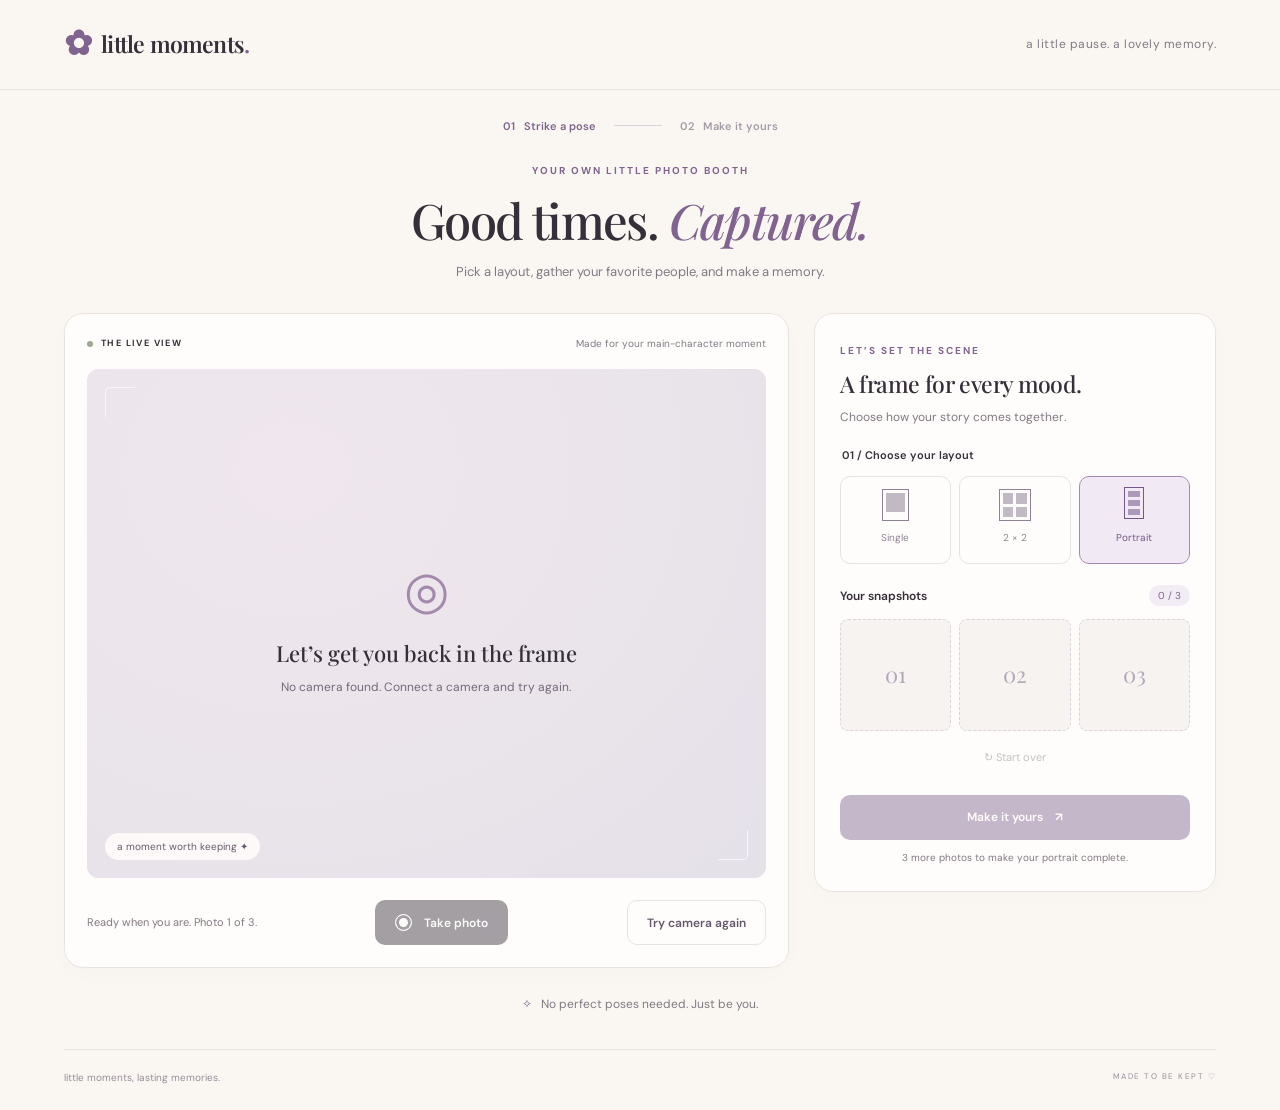
<file: index.html>
<!DOCTYPE html>
<html lang="en">
<head>
    <meta charset="UTF-8">
    <meta name="viewport" content="width=device-width, initial-scale=1.0">
    <meta name="theme-color" content="#faf7f2">
    <title>Little Moments — Photo Booth</title>
    <link rel="stylesheet" href="style.css">
</head>
<body>
    <header class="site-header">
        <a class="brand" href="index.html"><span class="brand-icon" aria-hidden="true">✿</span> little moments<span class="brand-dot">.</span></a>
        <span class="header-note">a little pause. a lovely memory.</span>
    </header>
    <main class="page">
        <nav class="steps" aria-label="Your progress"><span class="active" aria-current="step">01 <span>Strike a pose</span></span><span class="step-line"></span><span>02 <span>Make it yours</span></span></nav>
        <div class="page-heading"><span class="eyebrow">YOUR OWN LITTLE PHOTO BOOTH</span><h1>Good times. <em>Captured.</em></h1><p>Pick a layout, gather your favorite people, and make a memory.</p></div>
        <div class="camera-workspace">
            <section class="camera-panel" aria-label="Camera">
                <div class="panel-topline"><span class="section-label"><span class="live-dot"></span> THE LIVE VIEW</span><span class="small-note">Made for your main-character moment</span></div>
                <div class="viewfinder">
                    <video id="video" autoplay playsinline muted aria-label="Live camera preview"></video>
                    <div class="camera-message" id="cameraMessage" role="status"><span class="camera-message-icon" aria-hidden="true">◎</span><strong>Getting your camera ready…</strong><span>Allow camera access to get started.</span></div>
                    <div class="viewfinder-corner top-left"></div><div class="viewfinder-corner bottom-right"></div>
                    <span class="camera-badge">a moment worth keeping ✦</span>
                    <div class="flash" id="flash"></div>
                </div>
                <div class="capture-bar"><p id="captureHint">Your next favorite memory starts here.</p><button class="button button-dark capture-button" id="takePhotoBtn" disabled><span class="shutter-icon" aria-hidden="true"></span> Take photo</button><button class="button button-secondary" id="retryCameraBtn" hidden>Try camera again</button></div>
                <p class="status-message" id="cameraStatus" role="status" aria-live="polite"></p>
            </section>
            <aside class="panel session-panel">
                <div><span class="eyebrow">LET’S SET THE SCENE</span><h2>A frame for every mood.</h2><p class="muted">Choose how your story comes together.</p></div>
                <fieldset class="control-group"><legend>01 / Choose your layout</legend><div class="layout-options" id="layoutOptions"></div></fieldset>
                <div class="session-heading"><h3>Your snapshots</h3><span class="count-badge" id="photoCount">0 / 3</span></div>
                <div class="snapshot-grid" id="photoStrip" aria-label="Captured photos"></div>
                <button class="text-button" id="retakeBtn" disabled><span aria-hidden="true">↻</span> Start over</button>
                <div class="session-bottom"><button class="button button-accent button-full" id="goToEditorBtn" disabled>Make it yours <span aria-hidden="true">↗</span></button><p class="helper-text" id="sessionHint">Take all your photos to open the editor.</p></div>
            </aside>
        </div>
        <p class="page-footnote"><span aria-hidden="true">✧</span> No perfect poses needed. Just be you.</p>
    </main>
    <footer class="site-footer"><span>little moments, lasting memories.</span><span>MADE TO BE KEPT ♡</span></footer>
    <canvas id="canvas" hidden></canvas>
    <script src="booth.js"></script>
    <script src="app.js"></script>
</body>
</html>
</file>
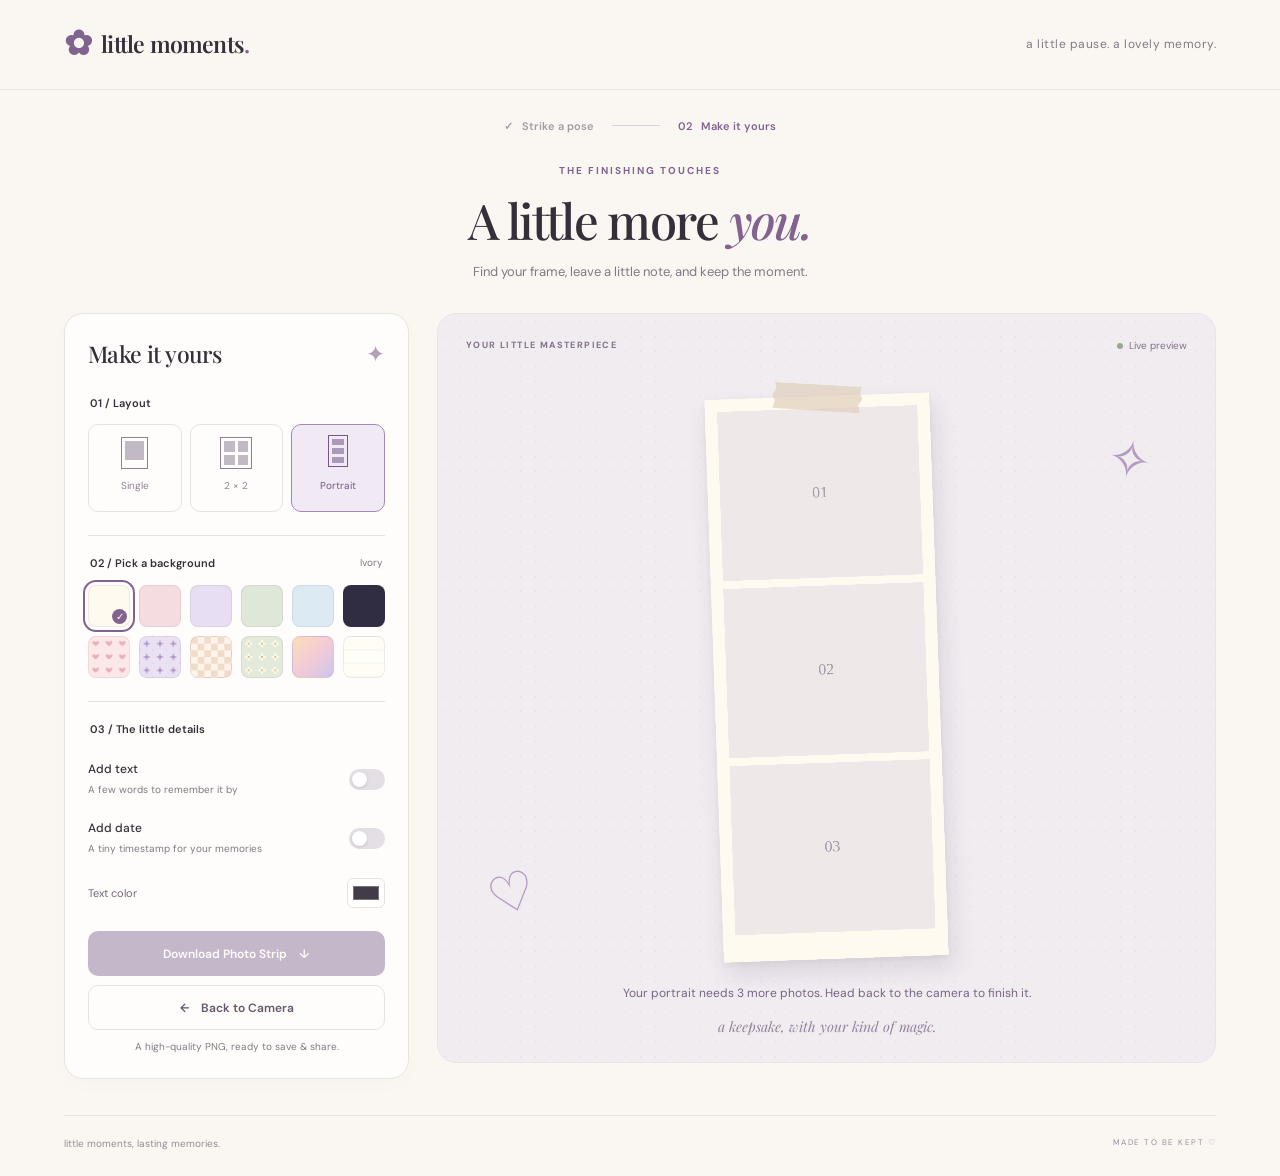
<file: editPhoto.html>
<!DOCTYPE html>
<html lang="en">
<head>
    <meta charset="UTF-8">
    <meta name="viewport" content="width=device-width, initial-scale=1.0">
    <meta name="theme-color" content="#faf7f2">
    <title>Make It Yours — Little Moments</title>
    <link rel="stylesheet" href="style.css">
</head>
<body>
    <header class="site-header"><a class="brand" href="index.html"><span class="brand-icon" aria-hidden="true">✿</span> little moments<span class="brand-dot">.</span></a><span class="header-note">a little pause. a lovely memory.</span></header>
    <main class="page editor-page">
        <nav class="steps" aria-label="Your progress"><a href="index.html">✓ <span>Strike a pose</span></a><span class="step-line"></span><span class="active" aria-current="step">02 <span>Make it yours</span></span></nav>
        <div class="page-heading"><span class="eyebrow">THE FINISHING TOUCHES</span><h1>A little more <em>you.</em></h1><p>Find your frame, leave a little note, and keep the moment.</p></div>
        <div class="editor-workspace">
            <section class="panel tools" aria-label="Photo editing tools">
                <div class="tools-title"><h2>Make it yours</h2><span aria-hidden="true">✦</span></div>
                <fieldset class="control-group"><legend>01 / Layout</legend><div class="layout-options" id="layoutOptions"></div></fieldset>
                <fieldset class="control-group"><legend>02 / Pick a background <span id="backgroundName" class="selected-name">Ivory</span></legend><div class="background-options" id="backgroundOptions"></div></fieldset>
                <fieldset class="control-group details-group">
                    <legend>03 / The little details</legend>
                    <label class="toggle-row" for="textToggle"><span><strong>Add text</strong><small>A few words to remember it by</small></span><input class="switch-input" type="checkbox" id="textToggle"><span class="switch" aria-hidden="true"></span></label>
                    <div id="textControls" class="text-controls" hidden><label class="input-label" for="customText">Your caption</label><input type="text" id="customText" maxlength="60" placeholder="e.g. us, being us ♡"><span class="helper-text">Up to 60 characters · updates as you type</span></div>
                    <label class="toggle-row" for="dateToggle"><span><strong>Add date</strong><small>A tiny timestamp for your memories</small></span><input class="switch-input" type="checkbox" id="dateToggle"><span class="switch" aria-hidden="true"></span></label>
                    <label class="color-row" for="fontColor"><span>Text color</span><input type="color" id="fontColor" value="#443b48"></label>
                </fieldset>
                <div class="editor-actions"><button class="button button-accent button-full" id="downloadBtn">Download Photo Strip <span aria-hidden="true">↓</span></button><a class="button button-secondary button-full" href="index.html"><span aria-hidden="true">←</span> Back to Camera</a><p class="helper-text">A high-quality PNG, ready to save & share.</p></div>
            </section>
            <section class="preview-panel" aria-label="Photo strip preview">
                <div class="preview-topline"><span class="section-label">YOUR LITTLE MASTERPIECE</span><span class="preview-live"><span class="live-dot"></span> Live preview</span></div>
                <div class="preview-stage"><span class="preview-doodle doodle-one" aria-hidden="true">✧</span><span class="preview-doodle doodle-two" aria-hidden="true">♡</span><div class="print-wrap" id="printWrap"><span class="tape" aria-hidden="true"></span><canvas id="photoStrip" role="img" aria-label="Your customized photo strip"></canvas></div></div>
                <p id="editorStatus" class="preview-status" role="status" aria-live="polite"></p>
                <p class="preview-caption">a keepsake, with your kind of magic.</p>
            </section>
        </div>
    </main>
    <footer class="site-footer"><span>little moments, lasting memories.</span><span>MADE TO BE KEPT ♡</span></footer>
    <script src="booth.js"></script>
    <script src="editor.js"></script>
</body>
</html>
</file>
<file: style.css>
@import url('https://fonts.googleapis.com/css2?family=DM+Sans:wght@400;500;600;700&family=Playfair+Display:ital,wght@0,500;0,600;1,500&display=swap');

:root { --paper: #faf7f2; --ink: #352f39; --muted: #817984; --line: #e9e2dd; --accent: #80638f; --accent-light: #f1eaf5; --serif: 'Playfair Display', Georgia, serif; }
* { box-sizing: border-box; }
[hidden] { display: none !important; }
body { margin: 0; background: var(--paper); color: var(--ink); font-family: 'DM Sans', sans-serif; font-size: 14px; line-height: 1.5; }
button, input, a { -webkit-tap-highlight-color: transparent; }
button, input { font: inherit; }
button, a, input { touch-action: manipulation; }
button, a { outline-offset: 4px; }
:focus-visible { outline: 3px solid #9c75af; outline-offset: 4px; }
button { cursor: pointer; }
button:disabled { cursor: not-allowed; opacity: .45; }
a { color: inherit; text-decoration: none; }
h1, h2, h3, p { margin: 0; }
.site-header { max-width: 1360px; margin: auto; padding: 27px 5%; display: flex; align-items: center; justify-content: space-between; border-bottom: 1px solid var(--line); }
.brand { display: flex; align-items: center; font-family: var(--serif); font-size: 23px; font-weight: 600; letter-spacing: -.8px; }
.brand-icon { font-family: Georgia, serif; font-size: 34px; color: var(--accent); margin-right: 10px; line-height: 1; }
.brand-dot { color: var(--accent); }
.header-note { color: var(--muted); font-size: 12px; letter-spacing: .5px; }
.page { width: min(1180px, 90%); margin: 0 auto; }
.steps { display: flex; align-items: center; justify-content: center; gap: 18px; margin: 28px 0 25px; color: #a59ba7; font-size: 11px; font-weight: 600; }
.steps > span:not(.step-line), .steps a { display: flex; gap: 9px; align-items: center; }
.steps .active { color: var(--accent); }
.step-line { width: 48px; height: 1px; background: #dcd1df; }
.page-heading { text-align: center; margin-bottom: 32px; }
.eyebrow { font-size: 10px; letter-spacing: 2px; font-weight: 700; color: var(--accent); }
h1 { font-family: var(--serif); font-weight: 500; font-size: clamp(34px, 4vw, 49px); line-height: 1.3; letter-spacing: -1.6px; margin: 8px 0 10px; }
h1 em { color: var(--accent); font-weight: 500; }
.page-heading p { color: var(--muted); font-size: 13px; }
h2 { font-family: var(--serif); font-size: 24px; font-weight: 500; letter-spacing: -.6px; }
h3 { font-size: 12px; font-weight: 600; }
.muted { color: var(--muted); font-size: 12px; margin-top: 6px; }
.camera-workspace { display: grid; grid-template-columns: minmax(0, 1.8fr) minmax(300px, 1fr); gap: 25px; align-items: start; }
.panel, .camera-panel { background: #fffdfb; border: 1px solid var(--line); border-radius: 19px; box-shadow: 0 6px 25px #493c4e04; }
.camera-panel { padding: 22px; }
.panel-topline, .preview-topline { display: flex; align-items: center; justify-content: space-between; gap: 12px; margin-bottom: 18px; }
.section-label { font-size: 9px; font-weight: 700; letter-spacing: 1.4px; display: flex; gap: 8px; align-items: center; }
.live-dot { width: 6px; height: 6px; border-radius: 50%; background: #9ba88e; display: inline-block; flex: 0 0 auto; }
.small-note { color: var(--muted); font-size: 10px; }
.viewfinder { position: relative; aspect-ratio: 4 / 3; background: #eae5e9; border-radius: 12px; overflow: hidden; isolation: isolate; }
video { display: block; width: 100%; height: 100%; object-fit: cover; transform: scaleX(-1); }
.camera-message { position: absolute; inset: 0; display: flex; align-items: center; justify-content: center; flex-direction: column; gap: 8px; padding: 25px; text-align: center; background: radial-gradient(ellipse at 30% 20%, #f0e7ee, #e5e1e8); }
.camera-message-icon { font-size: 52px; color: #a38aac; }
.camera-message strong { font-family: var(--serif); font-size: 22px; font-weight: 500; }
.camera-message > span:last-child { max-width: 320px; color: #756a7b; font-size: 12px; }
.viewfinder-corner { position: absolute; width: 30px; height: 30px; border: 1px solid #ffffffa8; pointer-events: none; }
.top-left { top: 18px; left: 18px; border-right: 0; border-bottom: 0; border-radius: 5px 0 0; }
.bottom-right { bottom: 18px; right: 18px; border-left: 0; border-top: 0; border-radius: 0 0 5px; }
.camera-badge { position: absolute; bottom: 18px; left: 18px; background: #fffdfbdb; border-radius: 20px; padding: 6px 12px; font-size: 10px; color: #66596d; }
.flash { position: absolute; inset: 0; background: #fff; opacity: 0; pointer-events: none; }
.flash.animate { animation: flash .35s ease-out; }
@keyframes flash { from { opacity: .85; } to { opacity: 0; } }
.capture-bar { display: flex; justify-content: space-between; align-items: center; gap: 15px; padding-top: 22px; }
.capture-bar p { font-size: 11px; color: var(--muted); max-width: 200px; }
.button { min-height: 45px; border: 1px solid transparent; border-radius: 10px; display: inline-flex; align-items: center; justify-content: center; gap: 12px; padding: 12px 19px; font-size: 12px; font-weight: 600; transition: background .2s, transform .2s, box-shadow .2s; }
.button:not(:disabled):hover { transform: translateY(-1px); box-shadow: 0 4px 12px #4d365915; }
.button-dark { background: var(--ink); color: white; }
.button-dark:not(:disabled):hover { background: #504355; }
.button-accent { background: var(--accent); color: white; }
.button-accent:not(:disabled):hover { background: #6f527f; }
.button-secondary { background: transparent; border-color: var(--line); color: #64576b; }
.button-secondary:hover { background: #f6f1f7; }
.button-full { width: 100%; }
.shutter-icon { width: 17px; height: 17px; border: 1px solid white; border-radius: 50%; box-shadow: inset 0 0 0 3px var(--ink); background: #fff; }
.session-panel { padding: 25px; display: flex; flex-direction: column; gap: 21px; }
.session-panel h2 { margin-top: 7px; font-size: 23px; }
.control-group { border: 0; margin: 0; padding: 0; min-width: 0; }
.control-group legend { font-size: 11px; font-weight: 600; width: 100%; margin-bottom: 13px; }
.layout-options { display: grid; grid-template-columns: repeat(3, minmax(0, 1fr)); gap: 8px; }
.layout-option { position: relative; display: flex; flex-direction: column; align-items: center; gap: 9px; border: 1px solid var(--line); border-radius: 10px; min-height: 88px; padding: 12px 5px; background: transparent; color: #8f8296; font-size: 10px; transition: background .2s, border-color .2s; }
.layout-option[aria-pressed="true"] { background: var(--accent-light); border-color: #a48ab0; color: #765787; }
.layout-option:hover { background: #f4eef6; }
.layout-icon { display: grid; gap: 3px; width: 27px; height: 32px; padding: 3px; border: 1px solid currentColor; }
.layout-icon i { display: block; background: currentColor; opacity: .55; }
.layout-icon.single { padding-bottom: 8px; }
.layout-icon.grid { grid-template-columns: 1fr 1fr; grid-template-rows: 1fr 1fr; width: 32px; }
.layout-icon.portrait { width: 20px; grid-template-rows: repeat(3, 1fr); }
.session-heading { display: flex; align-items: center; justify-content: space-between; margin-bottom: -8px; }
.count-badge { background: #f2edf5; color: var(--accent); border-radius: 20px; padding: 3px 9px; font-size: 10px; }
.snapshot-grid { display: grid; grid-template-columns: repeat(3, minmax(0, 1fr)); gap: 8px; }
.snapshot-grid[data-layout="grid"] { grid-template-columns: repeat(4, minmax(0, 1fr)); }
.snapshot { aspect-ratio: 1; background: #f7f3f0; border: 1px dashed #ddd2dd; border-radius: 8px; overflow: hidden; position: relative; display: flex; align-items: center; justify-content: center; color: #b3a6b9; font-family: var(--serif); font-size: 22px; }
.snapshot img { width: 100%; height: 100%; object-fit: cover; }
.remove-photo { position: absolute; top: 3px; right: 3px; border: 0; border-radius: 50%; width: 26px; height: 26px; color: white; background: #352f39b8; line-height: 1; font-size: 19px; }
.text-button { background: none; border: 0; align-self: center; padding: 4px 10px; color: var(--muted); font-size: 11px; margin-top: -10px; min-height: 32px; }
.text-button:hover { color: var(--accent); }
.helper-text { font-size: 10px; line-height: 1.6; color: var(--muted); }
.session-bottom .helper-text, .editor-actions .helper-text { text-align: center; margin-top: 10px; }
.status-message { color: #8a4e58; font-size: 12px; margin-top: 12px; }
.status-message:empty { display: none; }
.page-footnote { text-align: center; margin: 27px 0; font-size: 12px; color: var(--muted); }
.page-footnote span { color: var(--accent); margin-right: 6px; }
.site-footer { display: flex; justify-content: space-between; gap: 15px; max-width: 1240px; width: 90%; margin: 36px auto 0; padding: 20px 0 25px; border-top: 1px solid var(--line); font-size: 10px; color: #978c9a; }
.site-footer span:last-child { font-size: 8px; letter-spacing: 1.5px; }
.editor-workspace { display: grid; grid-template-columns: 345px minmax(0, 1fr); gap: 28px; align-items: start; }
.tools { padding: 23px; display: flex; flex-direction: column; gap: 23px; }
.tools-title { display: flex; align-items: center; justify-content: space-between; }
.tools-title h2 { font-size: 23px; }
.tools-title > span { color: #b5a0bc; font-size: 23px; }
.tools .control-group + .control-group { border-top: 1px solid var(--line); padding-top: 19px; }
.tools .control-group + .control-group legend { float: left; }
.tools .control-group + .control-group legend + * { clear: both; }
.selected-name { float: right; font-size: 10px; color: var(--muted); font-weight: 400; }
.background-options { display: grid; grid-template-columns: repeat(6, minmax(0, 1fr)); gap: 9px; }
.background-option { width: 100%; aspect-ratio: 1; padding: 0; border: 1px solid #36283c14; border-radius: 8px; background-size: cover; background-position: center; position: relative; }
.background-option[aria-pressed="true"] { outline: 2px solid var(--accent); outline-offset: 3px; }
.background-option[aria-pressed="true"]::after { content: '✓'; display: grid; place-items: center; position: absolute; bottom: 2px; right: 2px; width: 15px; height: 15px; border-radius: 50%; background: var(--accent); color: white; font-size: 10px; }
.toggle-row { display: flex; justify-content: space-between; align-items: center; gap: 10px; padding: 10px 0; cursor: pointer; position: relative; }
.toggle-row strong { display: block; font-size: 12px; font-weight: 500; }
.toggle-row small { font-size: 10px; color: var(--muted); }
.switch-input { position: absolute; right: 0; width: 38px; height: 23px; opacity: 0; margin: 0; }
.switch { width: 36px; height: 21px; background: #e4dfe5; border-radius: 20px; padding: 3px; flex: 0 0 auto; transition: background .2s; }
.switch::after { content: ''; display: block; width: 15px; height: 15px; background: white; border-radius: 50%; box-shadow: 0 1px 3px #0002; transition: transform .2s; }
.switch-input:checked + .switch { background: var(--accent); }
.switch-input:checked + .switch::after { transform: translateX(15px); }
.switch-input:focus-visible + .switch { outline: 3px solid #a285b1; outline-offset: 4px; }
.text-controls { padding: 6px 0 10px; }
.input-label { display: block; font-size: 10px; margin-bottom: 5px; color: var(--muted); }
input[type="text"] { width: 100%; background: #fff; border: 1px solid var(--line); border-radius: 8px; padding: 10px; color: var(--ink); font-size: 12px; margin-bottom: 4px; }
.color-row { display: flex; align-items: center; justify-content: space-between; font-size: 11px; margin-top: 10px; color: #75677c; }
input[type="color"] { width: 38px; height: 30px; padding: 3px; border: 1px solid var(--line); border-radius: 6px; background: #fff; cursor: pointer; }
.editor-actions { display: flex; flex-direction: column; gap: 9px; }
.editor-actions .helper-text { margin-top: 0; }
.preview-panel { border: 1px solid #e9e2e8; border-radius: 19px; padding: 24px 28px 25px; background-color: #f0ecf0; background-image: radial-gradient(#cfc4d180 .7px, transparent .7px); background-size: 15px 15px; min-width: 0; }
.preview-topline { color: #81718a; }
.preview-live { display: flex; align-items: center; gap: 6px; font-size: 10px; white-space: nowrap; }
.preview-stage { position: relative; min-height: 510px; display: flex; align-items: center; justify-content: center; padding: 25px 15px; }
.print-wrap { position: relative; width: 225px; max-width: 100%; transform: rotate(-2deg); transition: width .25s; }
.print-wrap[data-layout="single"] { width: 340px; }
.print-wrap[data-layout="grid"] { width: 410px; }
.print-wrap canvas { display: block; width: 100%; height: auto; box-shadow: 4px 12px 22px #45334f20, 0 2px 4px #45334f0d; }
.tape { position: absolute; width: 90px; height: 27px; background: #e0d1bcb3; top: -12px; left: calc(50% - 45px); transform: rotate(5deg); z-index: 1; clip-path: polygon(3% 0, 99% 2%, 97% 25%, 100% 45%, 96% 70%, 98% 100%, 1% 96%, 3% 70%, 0 45%, 4% 25%); }
.preview-doodle { position: absolute; font-family: Georgia, serif; font-size: 53px; color: #b49bc0; }
.doodle-one { top: 50px; right: 5%; transform: rotate(12deg); }
.doodle-two { bottom: 50px; left: 3%; transform: rotate(-18deg); }
.preview-caption { text-align: center; font-family: var(--serif); font-style: italic; color: #94829d; font-size: 14px; margin-top: 14px; }
.preview-status { text-align: center; font-size: 12px; color: #786584; }
@media (min-width: 1450px) { .page { margin-top: 35px; } }
@media (max-width: 1000px) { .small-note { display: none; } .camera-workspace { gap: 18px; grid-template-columns: minmax(0, 1.5fr) minmax(280px, 1fr); } .camera-panel { padding: 17px; } .session-panel { padding: 20px; } .capture-bar { flex-wrap: wrap; } .capture-bar p { max-width: none; } .editor-workspace { grid-template-columns: 310px minmax(0, 1fr); gap: 18px; } .preview-panel { padding: 20px; } .preview-topline { flex-wrap: wrap; } .preview-doodle { display: none; } }
@media (max-width: 760px) { .site-header { padding: 20px 5%; } .header-note { display: none; } .brand { font-size: 21px; } .page { width: 92%; } .page-heading { margin-bottom: 24px; padding: 0 8px; } .page-heading p { font-size: 12px; } .steps { margin: 23px 0; gap: 12px; } .camera-workspace { grid-template-columns: 1fr; } .camera-panel { padding: 16px; } .capture-bar { flex-wrap: wrap; } .capture-bar p { max-width: 180px; } .session-panel { gap: 20px; } .snapshot-grid { grid-template-columns: repeat(3, minmax(0, 100px)); } .snapshot-grid[data-layout="grid"] { grid-template-columns: repeat(4, minmax(0, 100px)); } .layout-option { min-height: 85px; } .editor-workspace { grid-template-columns: 1fr; } .preview-panel { grid-row: 1; padding: 19px; } .preview-stage { min-height: 0; padding: 25px 12px; } .print-wrap { width: 155px; } .print-wrap[data-layout="single"] { width: 240px; } .print-wrap[data-layout="grid"] { width: 285px; } .tools { padding: 22px; } .background-options { grid-template-columns: repeat(6, minmax(0, 1fr)); gap: 12px; } .background-option { max-height: 65px; } .site-footer { margin-top: 28px; } }
@media (max-width: 380px) { .capture-bar { flex-direction: column; text-align: center; } .capture-bar p { max-width: none; } .capture-button { width: 100%; } .preview-topline { gap: 9px; } .site-footer { flex-direction: column; align-items: center; gap: 5px; } .tools { padding: 17px; } }
@media (max-width: 760px) {
    input[type="text"] { font-size: 16px; }
    .capture-bar p { flex: 1; min-width: 130px; }
    .capture-button { flex-shrink: 0; }
}
/* A little movement, with the same soft, scrapbook feel. */
.brand-icon { transition: transform .45s cubic-bezier(.22, 1, .36, 1); }
.layout-option { transition: background .2s, border-color .2s, transform .25s, box-shadow .25s; }
.layout-icon { transition: transform .3s cubic-bezier(.2, .8, .2, 1.3); }
.background-option { transition: transform .25s, box-shadow .25s; }
.button > span, .text-button > span { display: inline-block; transition: transform .25s; }
.button:not(:disabled):active { transform: translateY(1px) scale(.98); }
.layout-option:active, .background-option:active { transform: scale(.95); }
.layout-option[aria-pressed="true"] .layout-icon { transform: translateY(-2px); }

@media (hover: hover) and (prefers-reduced-motion: no-preference) {
    .brand:hover .brand-icon { transform: rotate(70deg); }
    .layout-option:hover { transform: translateY(-3px); box-shadow: 0 5px 12px #80638f12; }
    .background-option:hover { transform: translateY(-3px) rotate(-4deg); box-shadow: 0 5px 10px #80638f20; }
    .button-accent:not(:disabled):hover > span { transform: translateY(-2px); }
    .button-secondary:hover > span { transform: translateX(-3px); }
    .text-button:not(:disabled):hover > span { transform: rotate(-45deg); }
    .capture-button:not(:disabled):hover .shutter-icon { transform: scale(1.15); }
}

@media (prefers-reduced-motion: no-preference) {
    .site-header { animation: soft-arrival .5s ease-out both; }
    .steps { animation: soft-arrival .55s .05s ease-out both; }
    .page-heading > * { animation: soft-arrival .65s cubic-bezier(.22, 1, .36, 1) both; }
    .page-heading .eyebrow { display: inline-block; animation-delay: .08s; }
    .page-heading h1 { animation-delay: .14s; }
    .page-heading p { animation-delay: .2s; }
    .camera-panel, .tools { animation: soft-arrival .7s .2s cubic-bezier(.22, 1, .36, 1) both; }
    .session-panel, .preview-panel { animation: soft-arrival .7s .3s cubic-bezier(.22, 1, .36, 1) both; }
    .page-footnote, .site-footer { animation: soft-arrival .7s .4s ease-out both; }
    .live-dot { animation: live-glow 2s .8s 2 ease-in-out; }
    .doodle-one { animation: star-drift 2.4s .8s 2 ease-in-out; }
    .doodle-two { animation: heart-drift 2.4s 1s 2 ease-in-out; }
    .background-option[aria-pressed="true"]::after { animation: little-pop .3s ease-out; }
    .text-controls:not([hidden]) { animation: soft-arrival .25s ease-out; }
    .snapshot-new { animation: snapshot-arrival .5s cubic-bezier(.22, 1, .36, 1); }
    .count-pop { animation: little-pop .35s ease-out; }
    .session-ready { animation: ready-glow .75s ease-out; }
    .preview-refresh { animation: print-refresh .4s cubic-bezier(.22, 1, .36, 1); }
    .download-success { animation: soft-arrival .4s ease-out; }
    .celebrating::before, .celebrating::after {
        content: '✦'; position: absolute; left: calc(50% - 12px); top: 45%;
        color: #b390bf; font-size: 28px; line-height: 1; z-index: 2;
        pointer-events: none; opacity: 0; animation: keepsake-sparkle .9s ease-out;
        --sparkle-x: -90px; --sparkle-turn: -35deg;
    }
    .celebrating::after { content: '♡'; color: #cf94a5; --sparkle-x: 90px; --sparkle-turn: 25deg; }
}

@keyframes soft-arrival {
    from { opacity: 0; transform: translateY(12px); }
    to { opacity: 1; transform: translateY(0); }
}
@keyframes snapshot-arrival {
    from { opacity: 0; transform: translateY(12px) rotate(-5deg) scale(.9); }
    65% { opacity: 1; transform: translateY(-3px) rotate(1deg) scale(1.02); }
    to { transform: translateY(0) rotate(0) scale(1); }
}
@keyframes little-pop {
    from { transform: scale(.75); }
    60% { transform: scale(1.12); }
    to { transform: scale(1); }
}
@keyframes print-refresh {
    from { opacity: .65; transform: translateY(5px) scale(.985); }
    to { opacity: 1; transform: translateY(0) scale(1); }
}
@keyframes live-glow {
    50% { box-shadow: 0 0 0 4px #9ba88e20; }
}
@keyframes ready-glow {
    50% { box-shadow: 0 0 0 6px #80638f18; }
}
@keyframes star-drift {
    50% { transform: translateY(-7px) rotate(24deg); }
}
@keyframes heart-drift {
    50% { transform: translateY(-6px) rotate(-10deg); }
}
@keyframes keepsake-sparkle {
    from { opacity: 0; transform: translate(0, 15px) scale(.4); }
    25% { opacity: 1; }
    to { opacity: 0; transform: translate(var(--sparkle-x), -90px) rotate(var(--sparkle-turn)) scale(1.15); }
}
@media (prefers-reduced-motion: reduce) { *, *::before, *::after { transition: none !important; animation: none !important; } }
</file>
